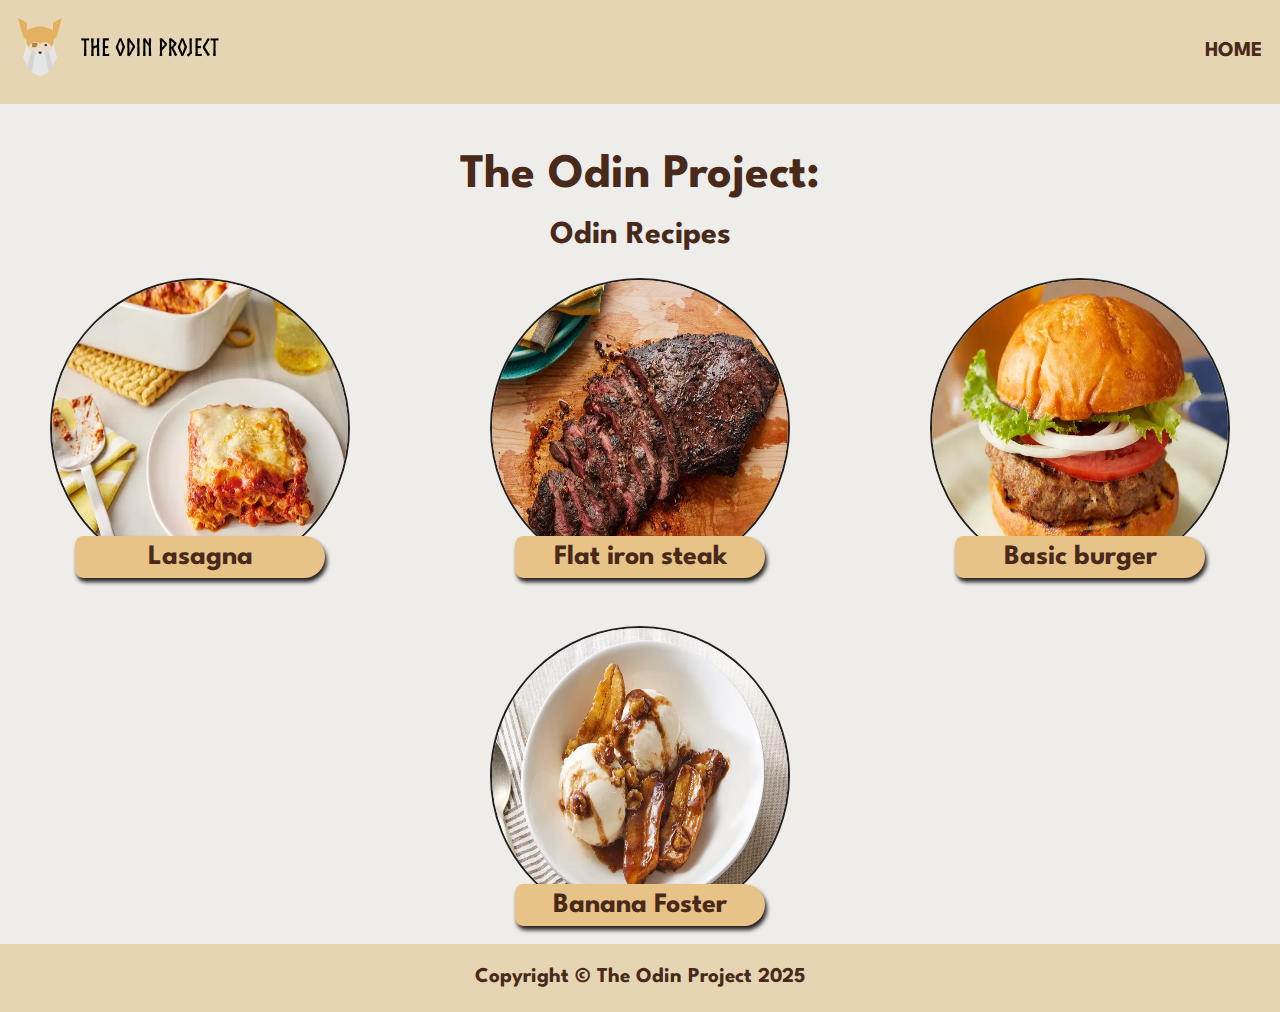
<file: index.html>
<!DOCTYPE html>
<html lang="en">
<head>
    <meta charset="UTF-8">
    <meta name="viewport" content="width=device-width, initial-scale=1.0">
    <title>Odin recipes</title>
    <link rel="stylesheet" href="style.css">
    <link href="https://fonts.googleapis.com/css2?family=League+Spartan:wght@100..900&display=swap" rel="stylesheet">
</head>
<body>
    <nav>
        <div class="nav-links">
            <a href="./index.html"><img src="./img/logo.svg" alt="The Odin Project LOGO"></a>
            <h3><a href="./index.html" class="home">HOME</a></h3>
        </div>
    </nav>
    <main>
        <header>
            <h1 class="title">The Odin Project:</h1>
            <h2 class="subtitle">Odin Recipes</h2>
        </header>
        <section class="recipes">
            <div class="panel">
                <img src="./img/lasagna" alt="worlds best lasagna" class="panel-img">
                <a href="./recipes/lasagna.html"><h2 class="panel-title">Lasagna</h2></a>
            </div>
            <div class="panel">
                <img src="./img/steak" alt="perfect flat iron steak" class="panel-img">
                <a href="./recipes/steak.html"><h2 class="panel-title">Flat iron steak</h2></a>
            </div>
            <div class="panel">
                <img src="./img/burger" alt="perfect basic burger" class="panel-img">
                <a href="./recipes/basic-burger.html"><h2 class="panel-title">Basic burger</h2></a>
            </div>
            <div class="panel">
                <img src="./img/banana-foster" alt="banana-foster" class="panel-img">
                <a href="./recipes/banana-foster.html"><h2 class="panel-title">Banana Foster</h2></a>
            </div>
        </section>
    </main>
    <footer>
        <div class="footer">
            <h3>Copyright &copy; The Odin Project 2025</h3>
        </div>
    </footer>
</body>
</html>
</file>
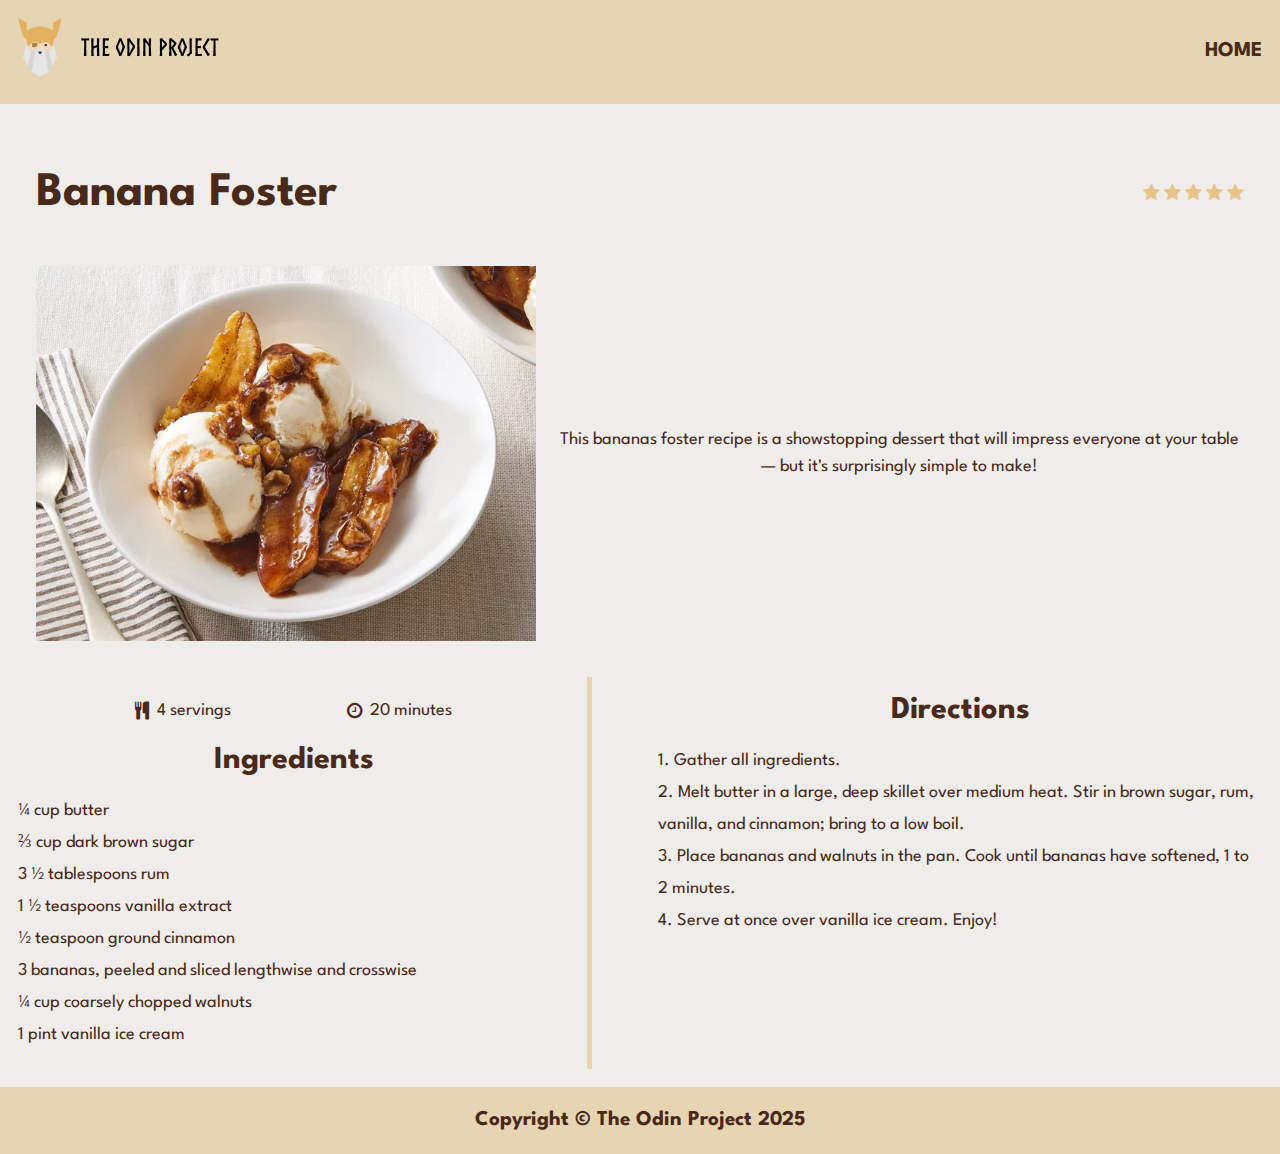
<file: recipes/banana-foster.html>
<!DOCTYPE html>
<html lang="en">
<head>
	<meta charset="UTF-8">
	<meta name="viewport" content="width=device-width, initial-scale=1.0">
	<title>Banana fpster</title>
	<link rel="stylesheet" href="../style.css">
    <link rel="stylesheet" href="https://cdnjs.cloudflare.com/ajax/libs/font-awesome/4.7.0/css/font-awesome.min.css">
    <link href="https://fonts.googleapis.com/css2?family=League+Spartan:wght@100..900&display=swap" rel="stylesheet">
</head>
<body>
	<nav>
        <div class="nav-links">
            <a href="../index.html"><img src="../img/logo.svg" alt="The Odin Project LOGO"></a>
            <h3><a href="../index.html" class="home">HOME</a></h3>
        </div>
    </nav>
    <main>
        <header>
            <div class="title-review">
                <h1 class="title">Banana Foster</h1> 
                <div class="review">
                    <span class="fa fa-star checked"></span>
                    <span class="fa fa-star checked"></span>
                    <span class="fa fa-star checked"></span>
                    <span class="fa fa-star checked"></span>
                    <span class="fa fa-star checked"></span>
                </div>
            </div>
            <section class="img-section">
                <img src="../img/banana-foster" class="recipe-page-img">
                <p>This bananas foster recipe is a showstopping dessert that will impress everyone at your table — but it's surprisingly simple to make!</p>
            </section>
        </header>
        <section class="recipe-page">
            <div class="col-ingredient">
                <div class="meta-info">
                    <div class="portion">
                        <i class="fa fa-cutlery"></i>
                        <p>4 servings</p>
                    </div>
                    <div class="time">
                        <i class="fa fa-clock-o"></i>
                        <p>20 minutes</p>
                    </div>

                </div>
                <h2 class="subtitle">Ingredients</h2>
                <ul class="ingredient-list">
                    <li>¼ cup butter </li>
                    <li>⅔ cup dark brown sugar</li>
                    <li>3 ½ tablespoons rum</li>
                    <li>1 ½ teaspoons vanilla extract</li>
                    <li>½ teaspoon ground cinnamon</li>
                    <li>3 bananas, peeled and sliced lengthwise and crosswise</li>
                    <li>¼ cup coarsely chopped walnuts</li>
                    <li>1 pint vanilla ice cream</li>
                </ul>
            </div>
            <div class="col-direction">
                <h2 class="subtitle">Directions</h2>
                <ol class="direction-list">
                    <li>Gather all ingredients.</li>
                    <li>Melt butter in a large, deep skillet over medium heat. Stir in brown sugar, rum, vanilla, and cinnamon; bring to a low boil.</li>
                    <li>Place bananas and walnuts in the pan. Cook until bananas have softened, 1 to 2 minutes.</li>
                    <li>Serve at once over vanilla ice cream. Enjoy!</li>
                </ol>
            </div>
        </section>
    </main>
    <footer>
        <div class="footer">
            <h3>Copyright &copy; The Odin Project 2025</h3>
        </div>
    </footer>
</body>
</html>
</file>
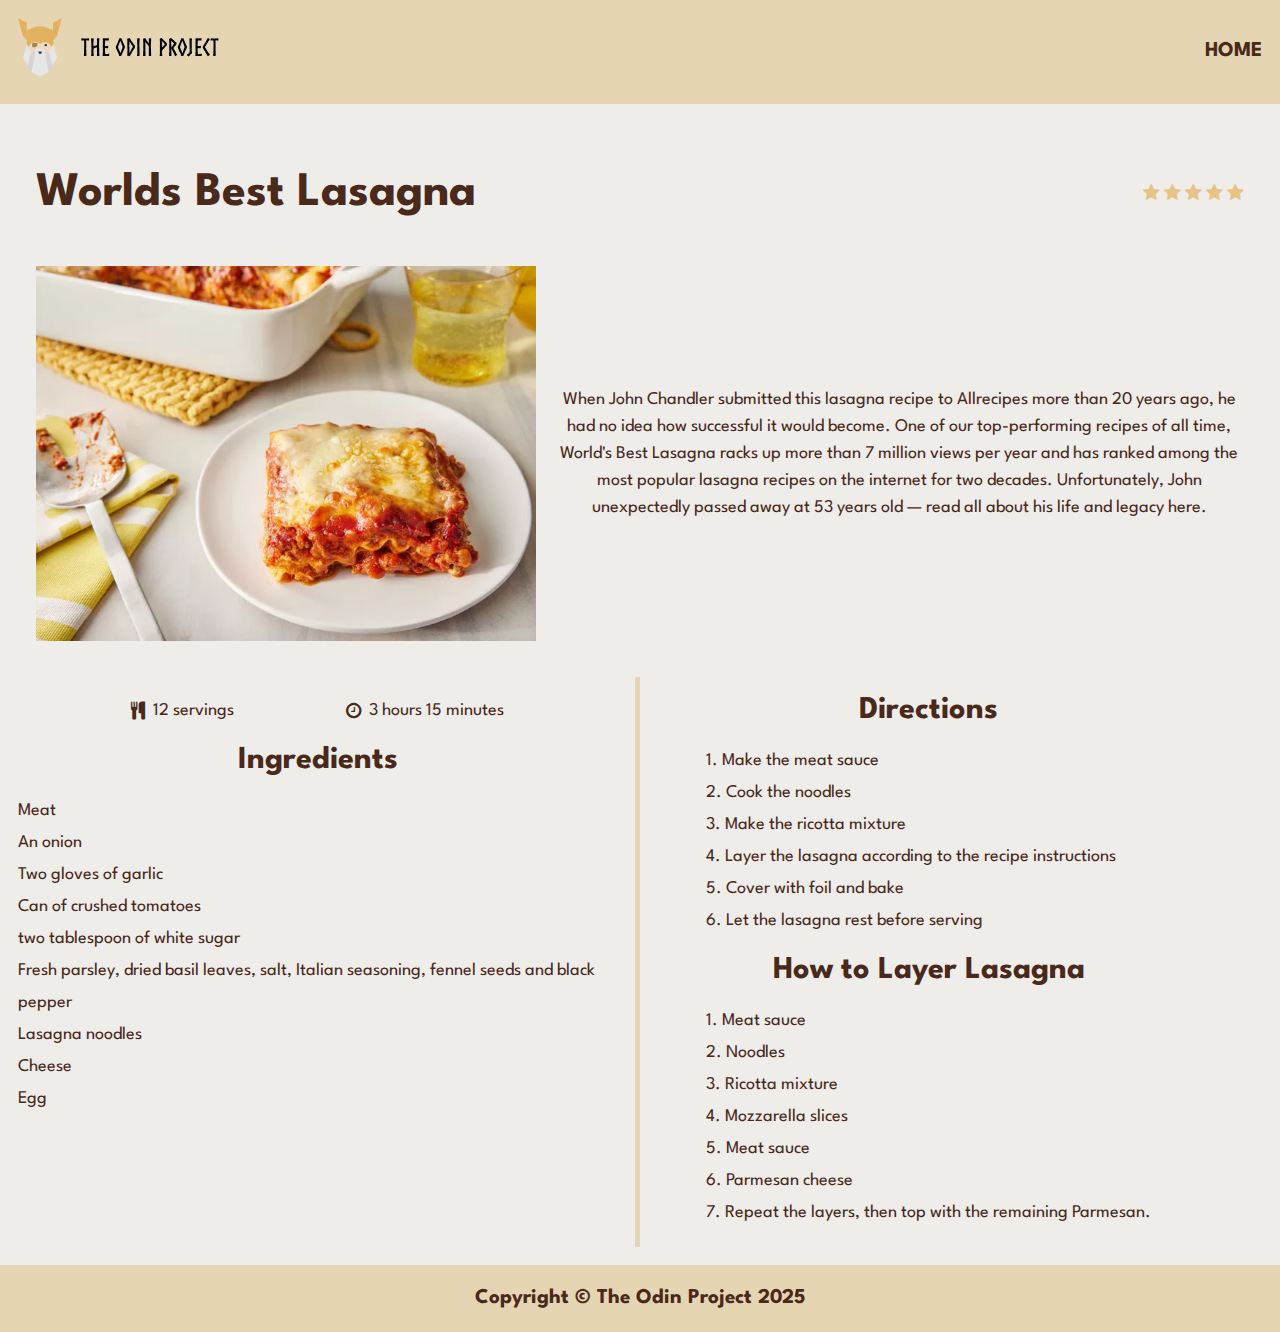
<file: recipes/lasagna.html>
<!DOCTYPE html>
<html lang="en">
<head>
    <meta charset="UTF-8">
    <meta name="viewport" content="width=device-width, initial-scale=1.0">
    <title>Lasagna</title>
    <link rel="stylesheet" href="../style.css">
    <link rel="stylesheet" href="https://cdnjs.cloudflare.com/ajax/libs/font-awesome/4.7.0/css/font-awesome.min.css">
    <link href="https://fonts.googleapis.com/css2?family=League+Spartan:wght@100..900&display=swap" rel="stylesheet">
</head>
<body>
    <nav>
        <div class="nav-links">
            <a href="../index.html"><img src="../img/logo.svg" alt="The Odin Project LOGO"></a>
            <h3><a href="../index.html" class="home">HOME</a></h3>
        </div>
    </nav>
    <main>
        <header>
            <div class="title-review">
                <h1 class="title">Worlds Best Lasagna</h1>
                <div class="review">
                    <span class="fa fa-star checked"></span>
                    <span class="fa fa-star checked"></span>
                    <span class="fa fa-star checked"></span>
                    <span class="fa fa-star checked"></span>
                    <span class="fa fa-star checked"></span>
                </div>
            </div>
            <section class="img-section">
                <img src="../img/lasagna" alt="the perfect basic burger" class="recipe-page-img">
                <p>When John Chandler submitted this lasagna recipe to Allrecipes more than 20 years ago, he had no idea how successful it would become. One of our top-performing recipes of all time, World's Best Lasagna racks up more than 7 million views per year and has ranked among the most popular lasagna recipes on the internet for two decades. Unfortunately, John unexpectedly passed away at 53 years old — read all about his life and legacy here.</p>
            </section>
        </header>
        <section class="recipe-page">
            <div class="col-ingredient">
                <div class="meta-info">
                    <div class="portion">
                        <i class="fa fa-cutlery"></i>
                        <p>12 servings</p>
                    </div>
                    <div class="time">
                        <i class="fa fa-clock-o"></i>
                        <p>3 hours 15 minutes</p>
                    </div>

                </div>
                <h2 class="subtitle">Ingredients</h2>
                <ul class="ingredient-list">
                    <li>Meat</li>
                    <li>An onion</li>
                    <li>Two gloves of garlic</li>
                    <li>Can of crushed tomatoes</li>
                    <li>two tablespoon of white sugar</li>
                    <li>Fresh parsley, dried basil leaves, salt, Italian seasoning, fennel seeds and black pepper</li>
                    <li>Lasagna noodles</li>
                    <li>Cheese</li>
                    <li>Egg</li>
                </ul>
            </div>
            <div class="col-direction">
                <h2 class="subtitle">Directions</h2>
                <ol class="direction-list">
                     <li>Make the meat sauce</li>
                    <li>Cook the noodles</li>
                    <li>Make the ricotta mixture</li>
                    <li>Layer the lasagna according to the recipe instructions</li>
                    <li>Cover with foil and bake</li>
                    <li>Let the lasagna rest before serving</li>
                </ol>
                <h2 class="subtitle">How to Layer Lasagna</h2>
                <ol>
                    <li>Meat sauce</li>
                    <li>Noodles</li>
                    <li>Ricotta mixture</li>
                    <li>Mozzarella slices</li>
                    <li>Meat sauce</li>
                    <li>Parmesan cheese</li>
                    <li>Repeat the layers, then top with the remaining Parmesan.</li>
                </ol>
            </div>
        </section>
    </main>
    <footer>
        <div class="footer">
            <h3>Copyright &copy; The Odin Project 2025</h3>
        </div>
    </footer>
</body>
</html>
</file>
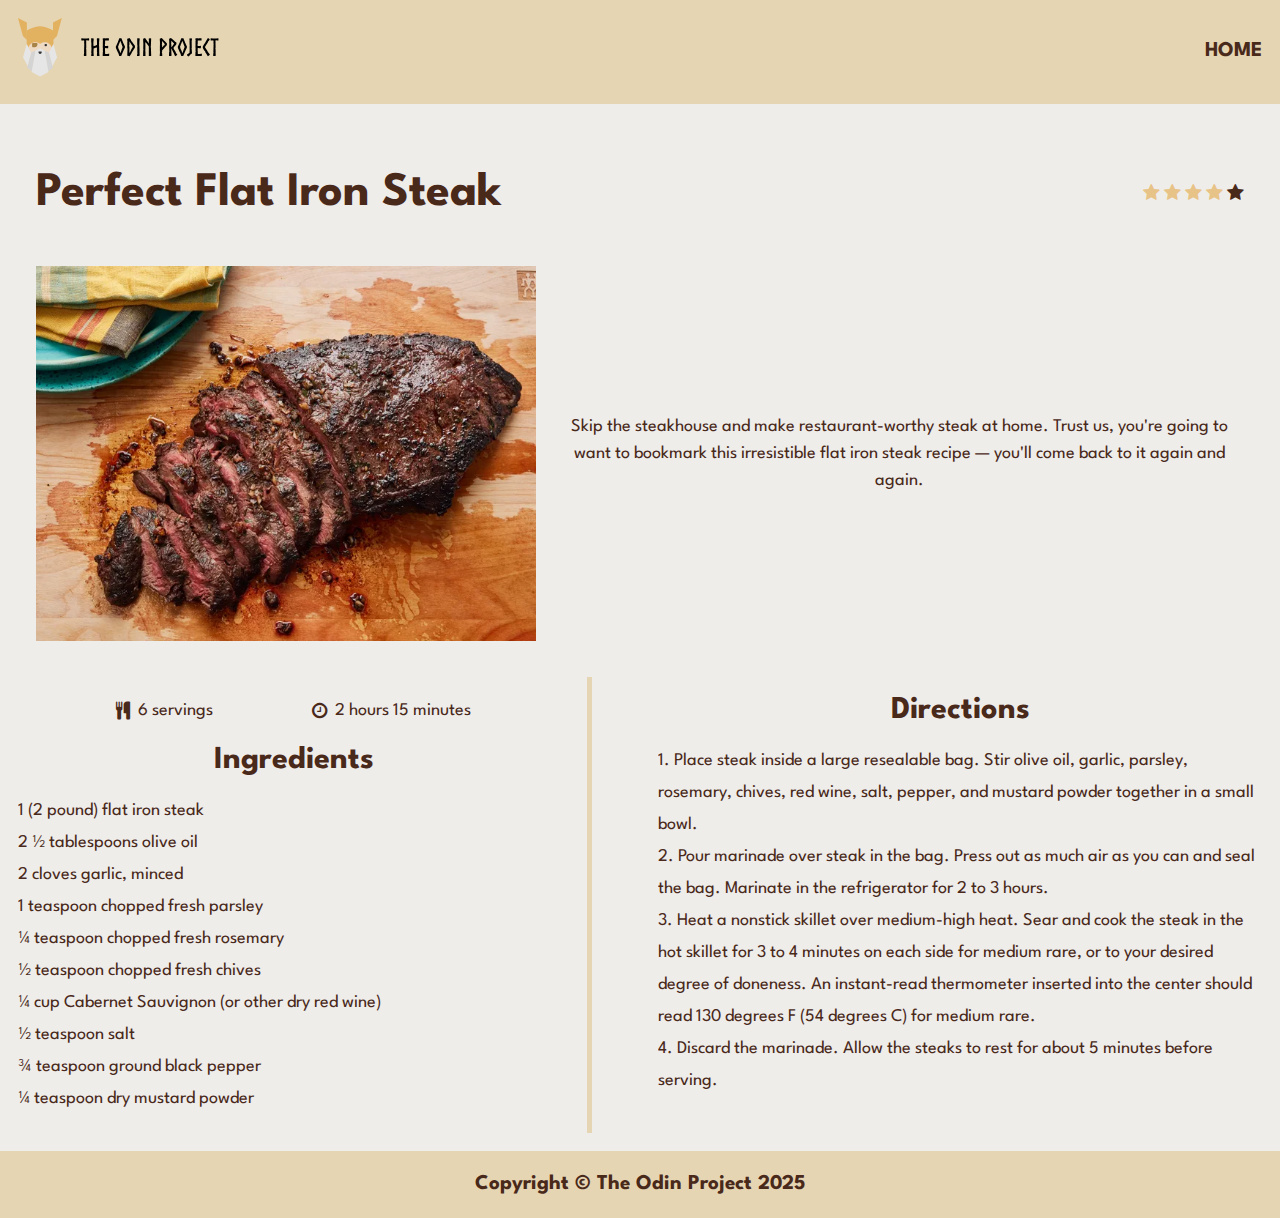
<file: recipes/steak.html>
<!DOCTYPE html>
<html lang="en">
<head>
    <meta charset="UTF-8">
    <meta name="viewport" content="width=device-width, initial-scale=1.0">
    <title>Perfect Flat Iron Steak</title>
    <link rel="stylesheet" href="../style.css">
    <link rel="stylesheet" href="https://cdnjs.cloudflare.com/ajax/libs/font-awesome/4.7.0/css/font-awesome.min.css">
    <link href="https://fonts.googleapis.com/css2?family=League+Spartan:wght@100..900&display=swap" rel="stylesheet">
</head>
<body>
    <nav>
        <div class="nav-links">
            <a href="../index.html"><img src="../img/logo.svg" alt="The Odin Project LOGO"></a>
            <h3><a href="../index.html" class="home">HOME</a></h3>
        </div>
    </nav>
    <main>
        <header>
            <div class="title-review">
                <h1 class="title">Perfect Flat Iron Steak</h1>
                <div class="review">
                    <span class="fa fa-star checked"></span>
                    <span class="fa fa-star checked"></span>
                    <span class="fa fa-star checked"></span>
                    <span class="fa fa-star checked"></span>
                    <span class="fa fa-star "></span>
                </div>
            </div>
            <section class="img-section">
                <img src="../img/steak" alt="the perfect basic burger" class="recipe-page-img">
                <p>Skip the steakhouse and make restaurant-worthy steak at home. Trust us, you're going to want to bookmark this irresistible flat iron steak recipe — you'll come back to it again and again.</p>
            </section>
        </header>
        <section class="recipe-page">
            <div class="col-ingredient">
                <div class="meta-info">
                    <div class="portion">
                        <i class="fa fa-cutlery"></i>
                        <p>6 servings</p>
                    </div>
                    <div class="time">
                        <i class="fa fa-clock-o"></i>
                        <p>2 hours 15 minutes</p>
                    </div>

                </div>
                <h2 class="subtitle">Ingredients</h2>
                <ul class="ingredient-list">
                    <li>1 (2 pound) flat iron steak</li>
                    <li>2 ½ tablespoons olive oil</li>
                    <li>2 cloves garlic, minced</li>
                    <li>1 teaspoon chopped fresh parsley</li>
                    <li>¼ teaspoon chopped fresh rosemary</li>
                    <li>½ teaspoon chopped fresh chives</li>
                    <li>¼ cup Cabernet Sauvignon (or other dry red wine)</li>
                    <li>½ teaspoon salt</li>
                    <li>¾ teaspoon ground black pepper</li>
                    <li>¼ teaspoon dry mustard powder</li>
                </ul>
            </div>
            <div class="col-direction">
                <h2 class="subtitle">Directions</h2>
                <ol class="direction-list">
                     <li>Place steak inside a large resealable bag. Stir olive oil, garlic, parsley, rosemary, chives, red wine, salt, pepper, and mustard powder together in a small bowl.</li>
                    <li>Pour marinade over steak in the bag. Press out as much air as you can and seal the bag. Marinate in the refrigerator for 2 to 3 hours.</li>
                    <li>Heat a nonstick skillet over medium-high heat. Sear and cook the steak in the hot skillet for 3 to 4 minutes on each side for medium rare, or to your desired degree of doneness. An instant-read thermometer inserted into the center should read 130 degrees F (54 degrees C) for medium rare.</li>
                    <li>Discard the marinade. Allow the steaks to rest for about 5 minutes before serving.</li>
                </ol>
            </div>
        </section>
    </main>
    <footer>
        <div class="footer">
            <h3>Copyright &copy; The Odin Project 2025</h3>
        </div>
    </footer>
</body>
</html>
</file>
<file: style.css>
/* GLOBAL RESETS */
*,
*::before,
*::after {
    margin: 0;
    padding: 0;
    box-sizing: border-box;
}

:root {
    --primaryColor: #efedea;
    --secondaryColor: #e6d5b3;
    --fontColor: #49291a;
    --fontSize: 1.125rem;
    --recipeFontSize: 1.75rem;
    --titleFontSize: 3rem;
    --subtitleFontSize: 2rem;
    --btnColor: #e8c387;
    --shadow: #232020;
    --globalPadding: 1.125rem;
    --maxWidth: 1280px;
}

body {
    font-family: 'League Spartan', 'Times New Roman', sans-serif;
    background-color: var(--primaryColor);
    color: var(--fontColor);
    width: 100%;
    font-size: var(--fontSize);
    line-height: 1.5;
    height: 100vh;
    display: flex;
    flex-direction: column;
    justify-content: space-between;
    align-items: center;
    text-align: center;
    gap: var(--globalPadding);
}

/* Navigation, Footer */

nav {
    background-color: var(--secondaryColor);
    padding: var(--globalPadding);
    align-self: stretch;
}

.nav-links {
    max-width: var(--maxWidth);
    margin: 0 auto;
    display: flex;
    justify-content: space-between;
    align-items: center;
}

.home {
    text-decoration: none;
    color: var(--fontColor);
}

footer {
    background-color: var(--secondaryColor);
    padding: var(--globalPadding);
    align-self: stretch;
}

.footer {
    max-width: var(--maxWidth);
    margin: 0 auto;   
}

main {
    max-width: var(--maxWidth);
}

ul {
    list-style: none;
    text-align: left;
}

ol {
    text-align: left;
    list-style-position: inside;
    overflow: hidden;
    word-wrap: break-word;
}

/* HOMEPAGE */

header {
    padding: var(--globalPadding);
}

.title {
    font-size: var(--titleFontSize);
}

.subtitle {
    font-size: var(--subtitleFontSize);
}

.recipes {
    display: flex;
    flex-wrap: wrap;
    justify-content: space-evenly;
    align-items: center;
    gap: 3rem;
}

.recipes a {
    text-decoration: none;
    color: var(--fontColor);
}

.panel {
    flex: 0 1 30%;
    display: flex;
    flex-direction: column;
    align-items: center;
}

.panel-img {
    border-radius: 50%;
    max-width: 300px;
    height: 300px;
    border: 2px solid var(--shadow);
}

.panel-title {
    z-index: 1;
    margin-top: -2.625rem;
    background-color: var(--btnColor);
    border-radius: 10px 25px 25px 10px;
    box-shadow: 2px 4px 4px var(--shadow);
    font-size: var(--recipeFontSize);
    min-width: 250px;
    max-width: 300px;
}

/* RECIPE PAGE */

.title-review {
    display: flex;
    flex-wrap: wrap;
    justify-content: space-between;
    align-items: center;
    gap: 3rem;
    padding: var(--globalPadding);
}

.img-section {
    display: flex;
    justify-content: space-evenly;
    align-items: center;
    gap: var(--globalPadding);
    padding: var(--globalPadding);
}

.recipe-page-img {
    max-width: 500px;
    height: auto;
}

.recipe-page {
    display: flex;
    gap: 3rem;
    line-height: 2rem;
}

.col-ingredient {
    flex: 1;
    max-width: 640px;
    border-right: 5px solid var(--secondaryColor);
    display: flex;
    flex-direction: column;
    gap: var(--globalPadding);
    padding: var(--globalPadding);
}

.meta-info {
    display: flex;
    justify-content: space-evenly;
    white-space: nowrap;
}

.portion {
    display: flex;
    align-items: center;
    gap: 8px;
}

.time {
    display: flex;
    align-items: center;
    gap: 8px;
}

.col-direction {
    max-width: 640px;
    display: flex;
    flex-direction: column;
    gap: var(--globalPadding);
    padding: var(--globalPadding);
}

.checked {
    color: var(--btnColor);
}

@media screen and (max-width: 800px) {
    .recipe-page-img {
        max-width: 300px;
        height: auto;
    }

    .meta-info {
        gap: 8px;
    }
}

@media screen and (max-width: 700px) {
    .review {
        order: -1;
    }

    li {
        line-height: 2.5rem;
    }

    .img-section {
        flex-wrap: wrap;
    }
}

@media screen and (max-width: 500px) {
    .recipe-page {
        flex-wrap: wrap;
    }

    .col-ingredient {
        border: 0px;
    }
}
</file>
